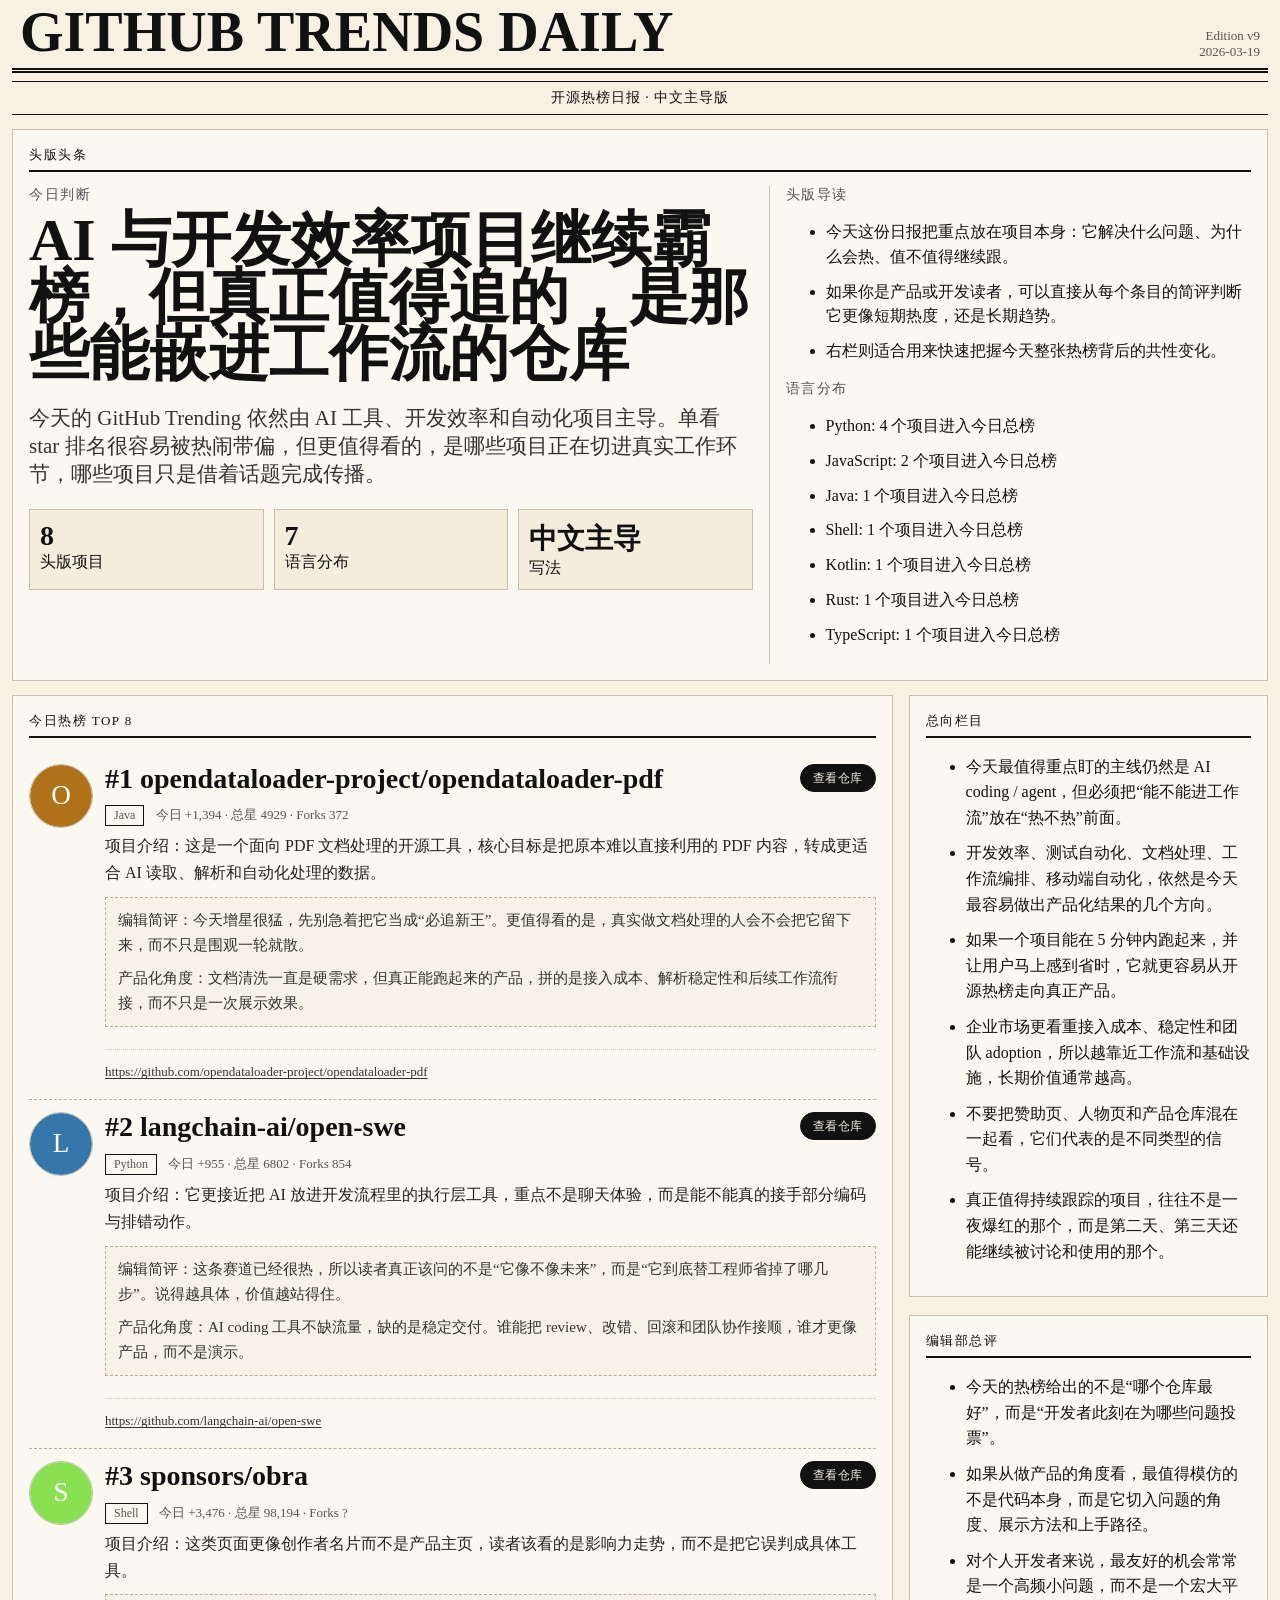
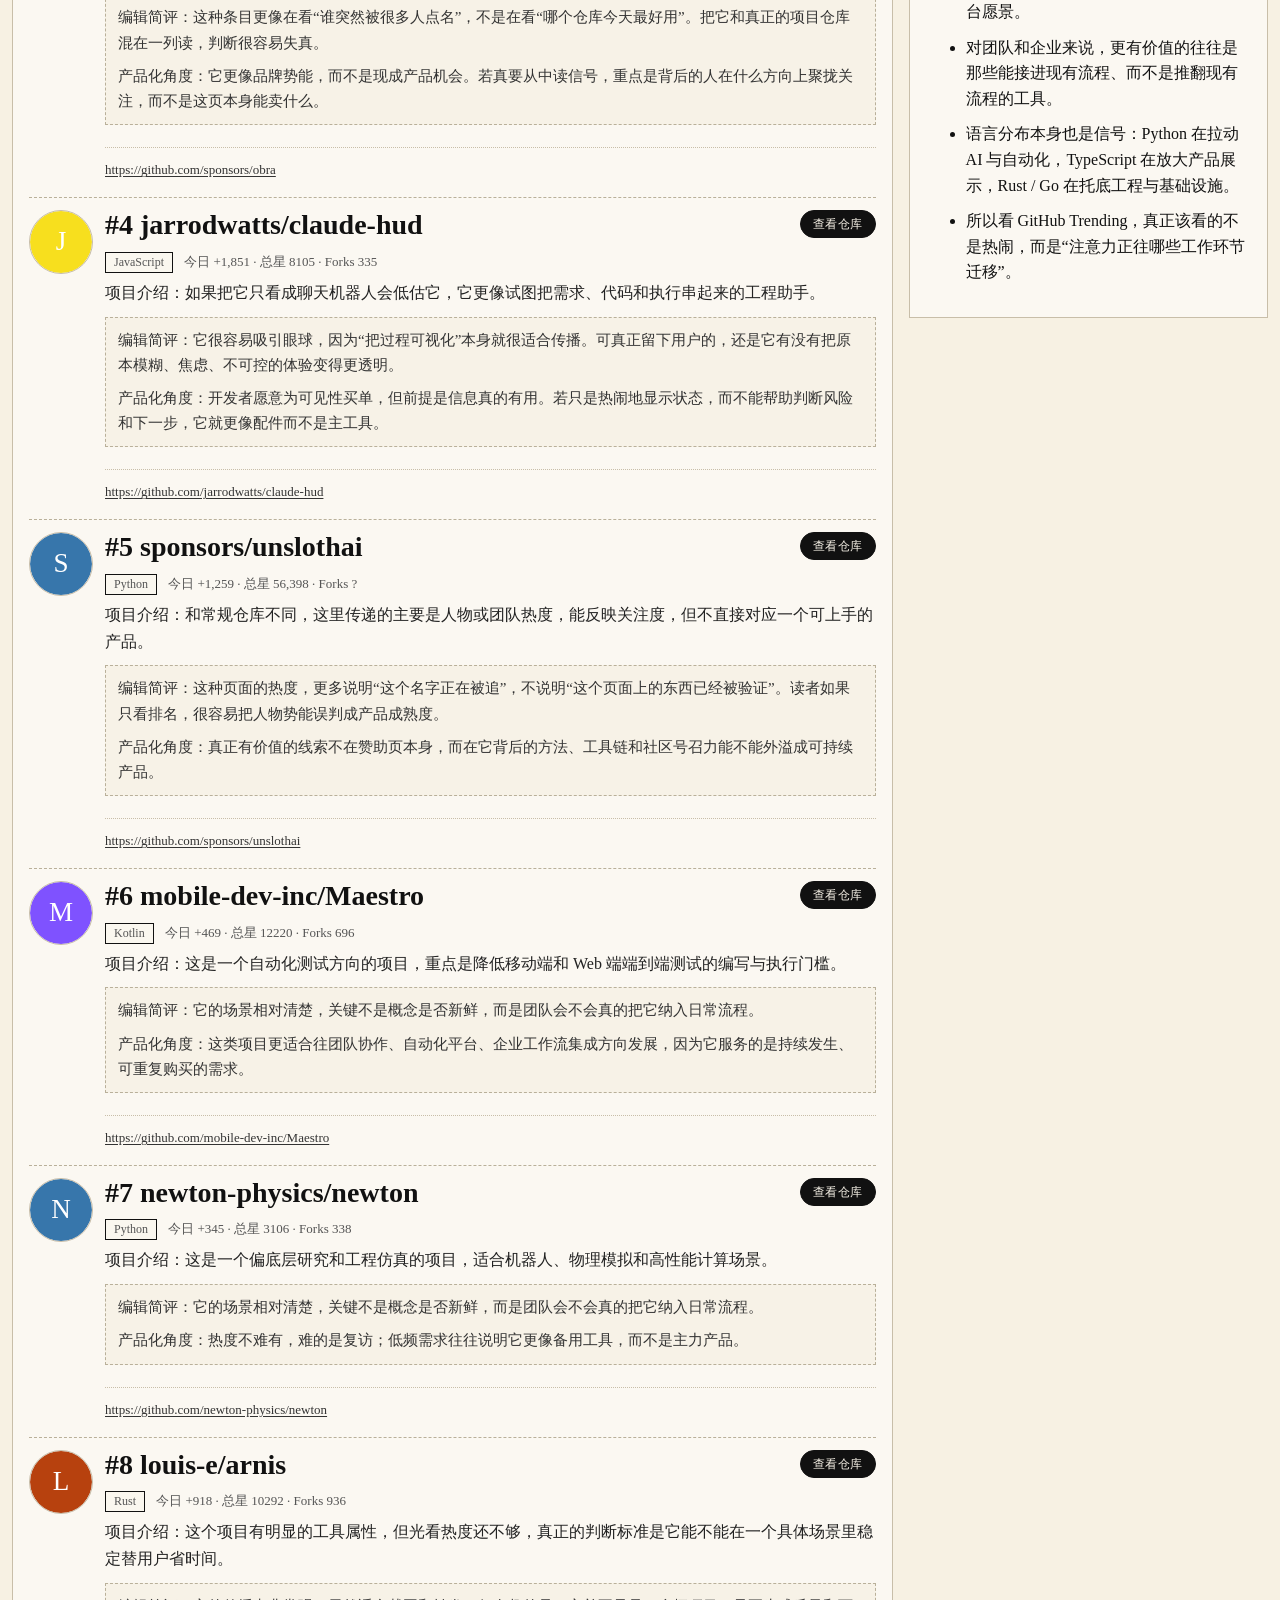
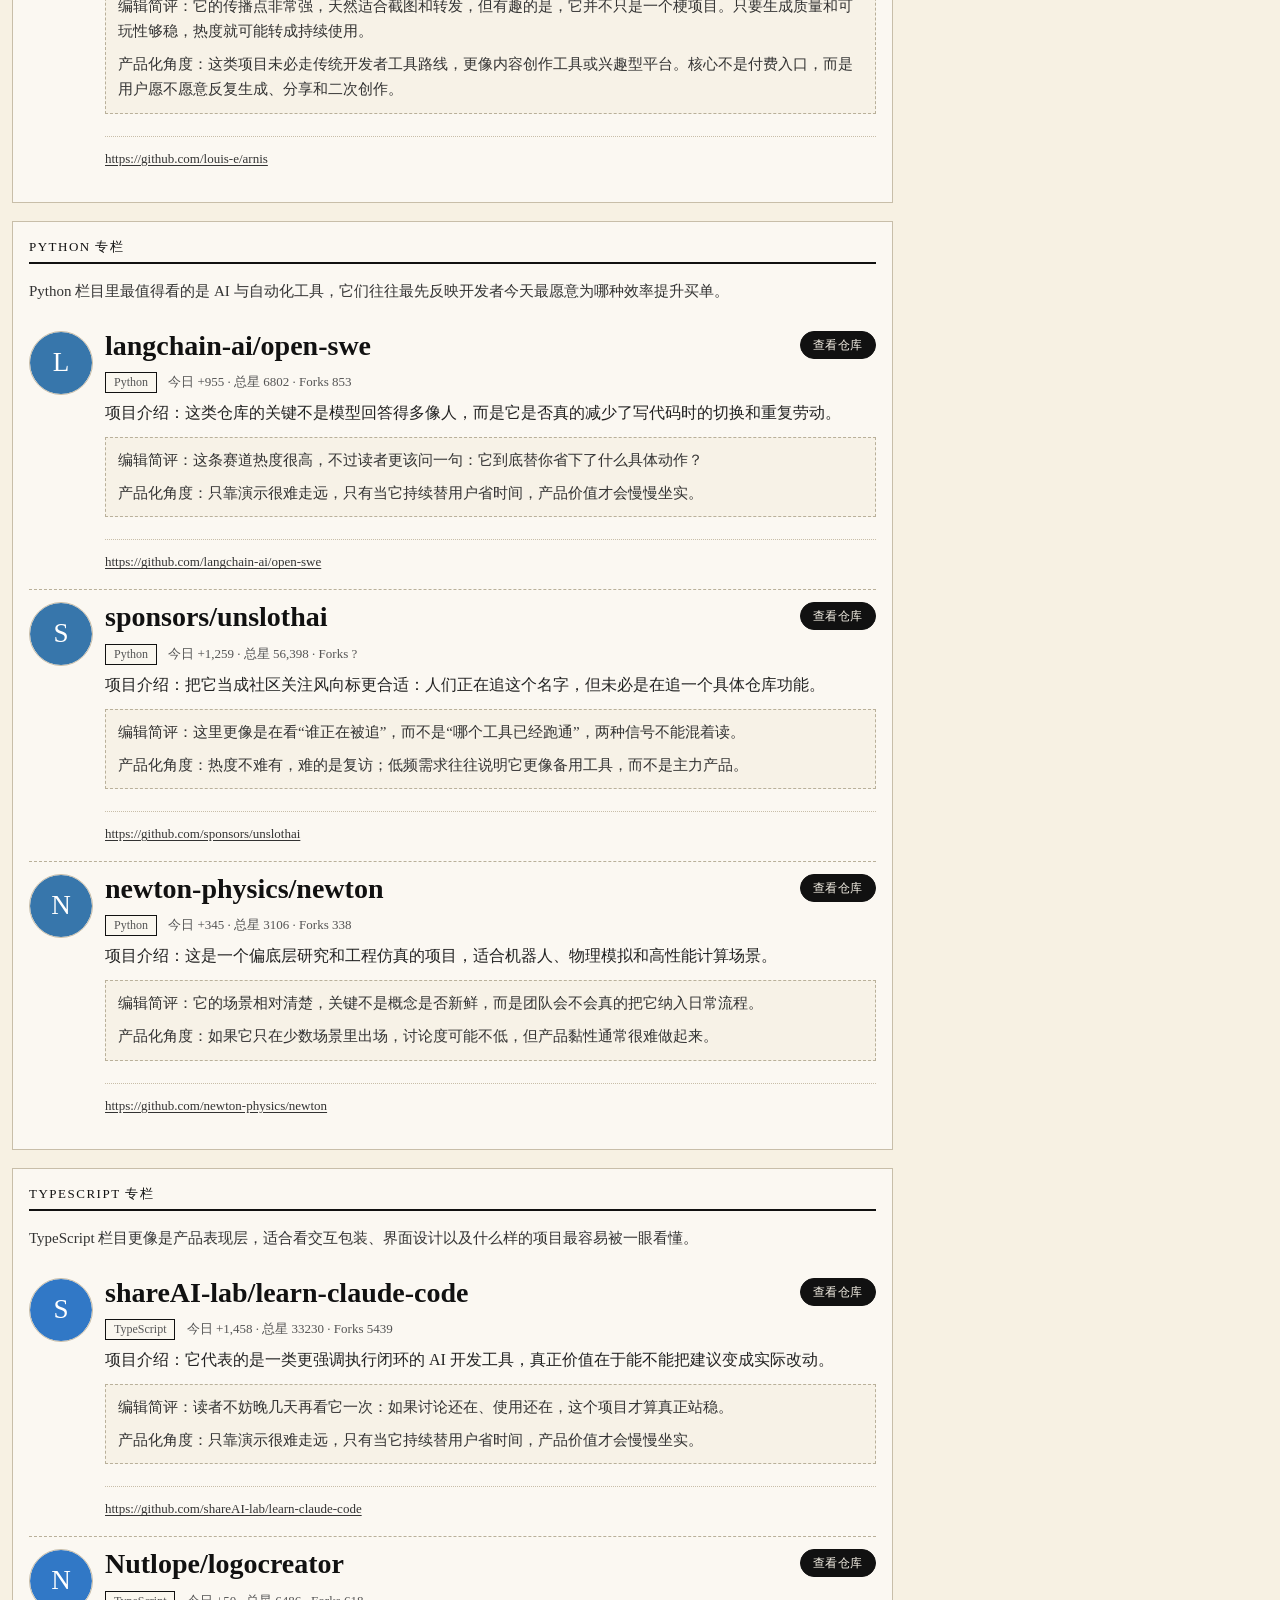
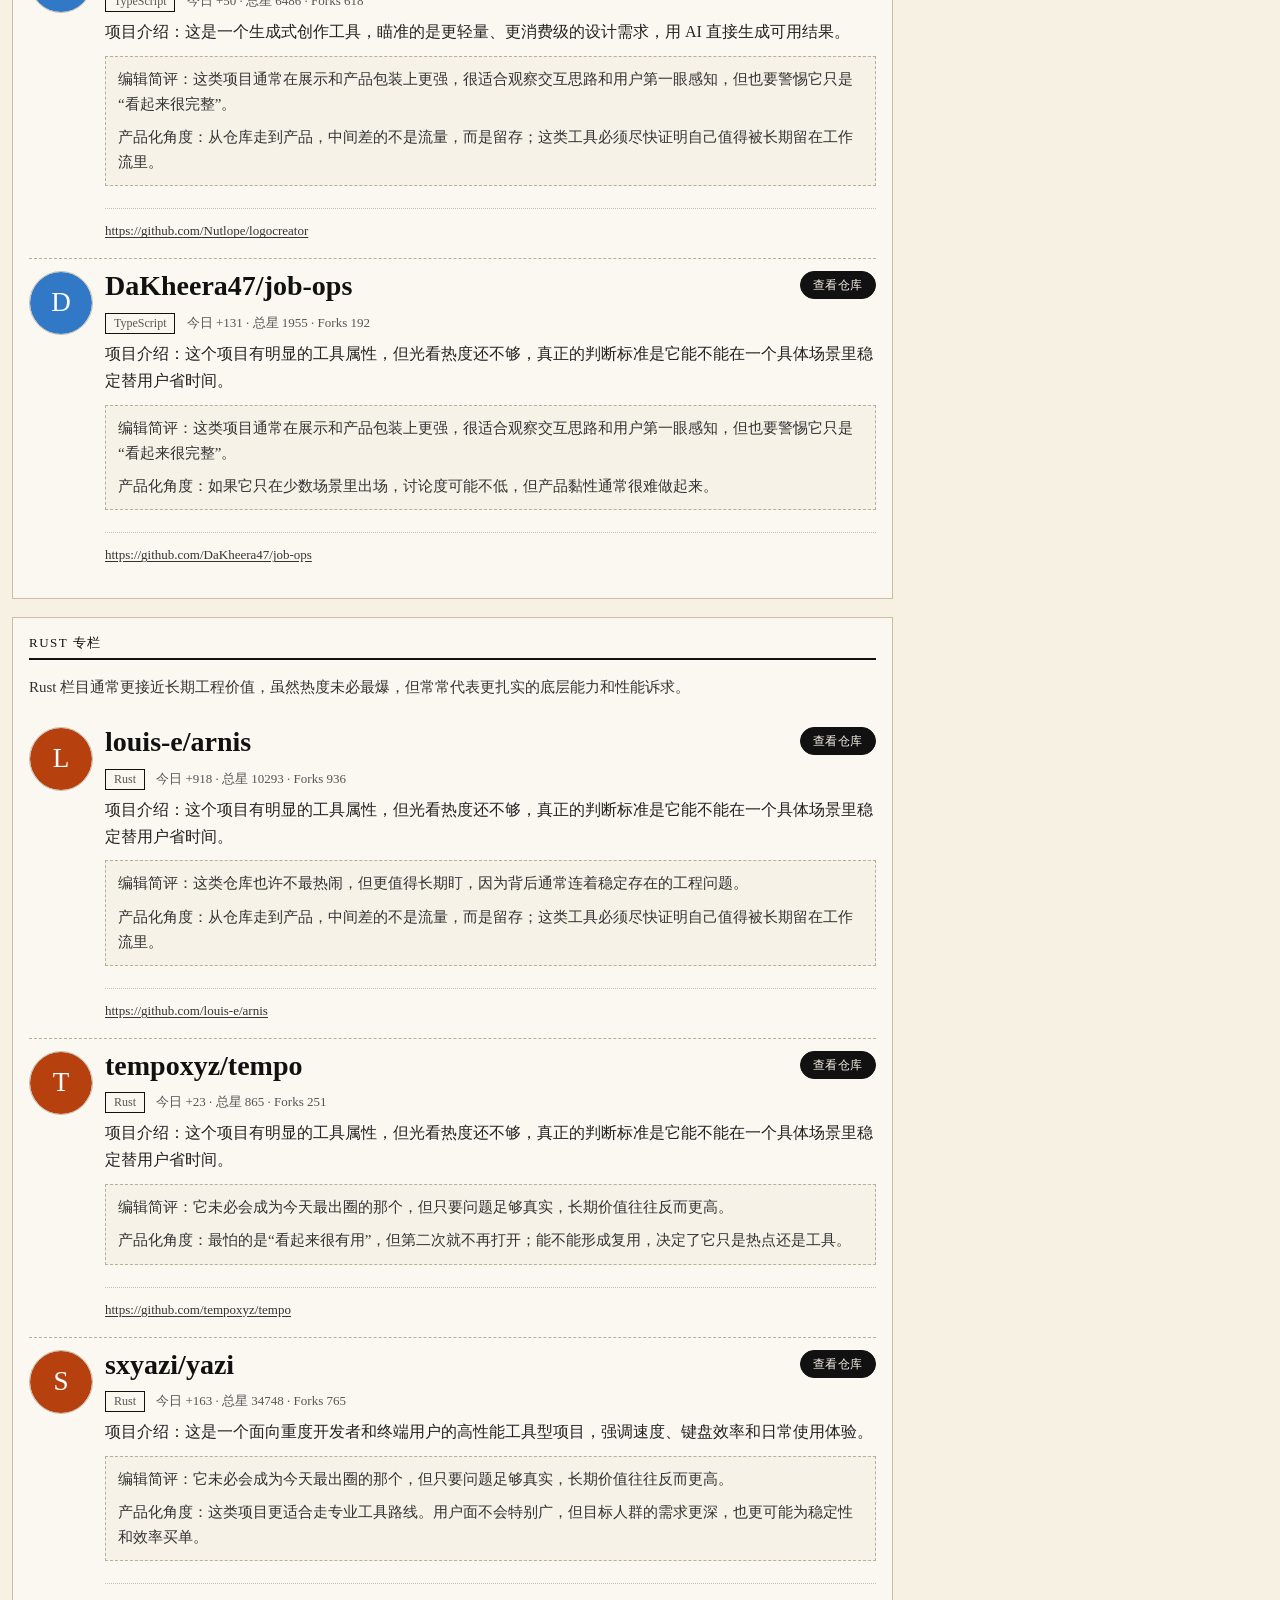
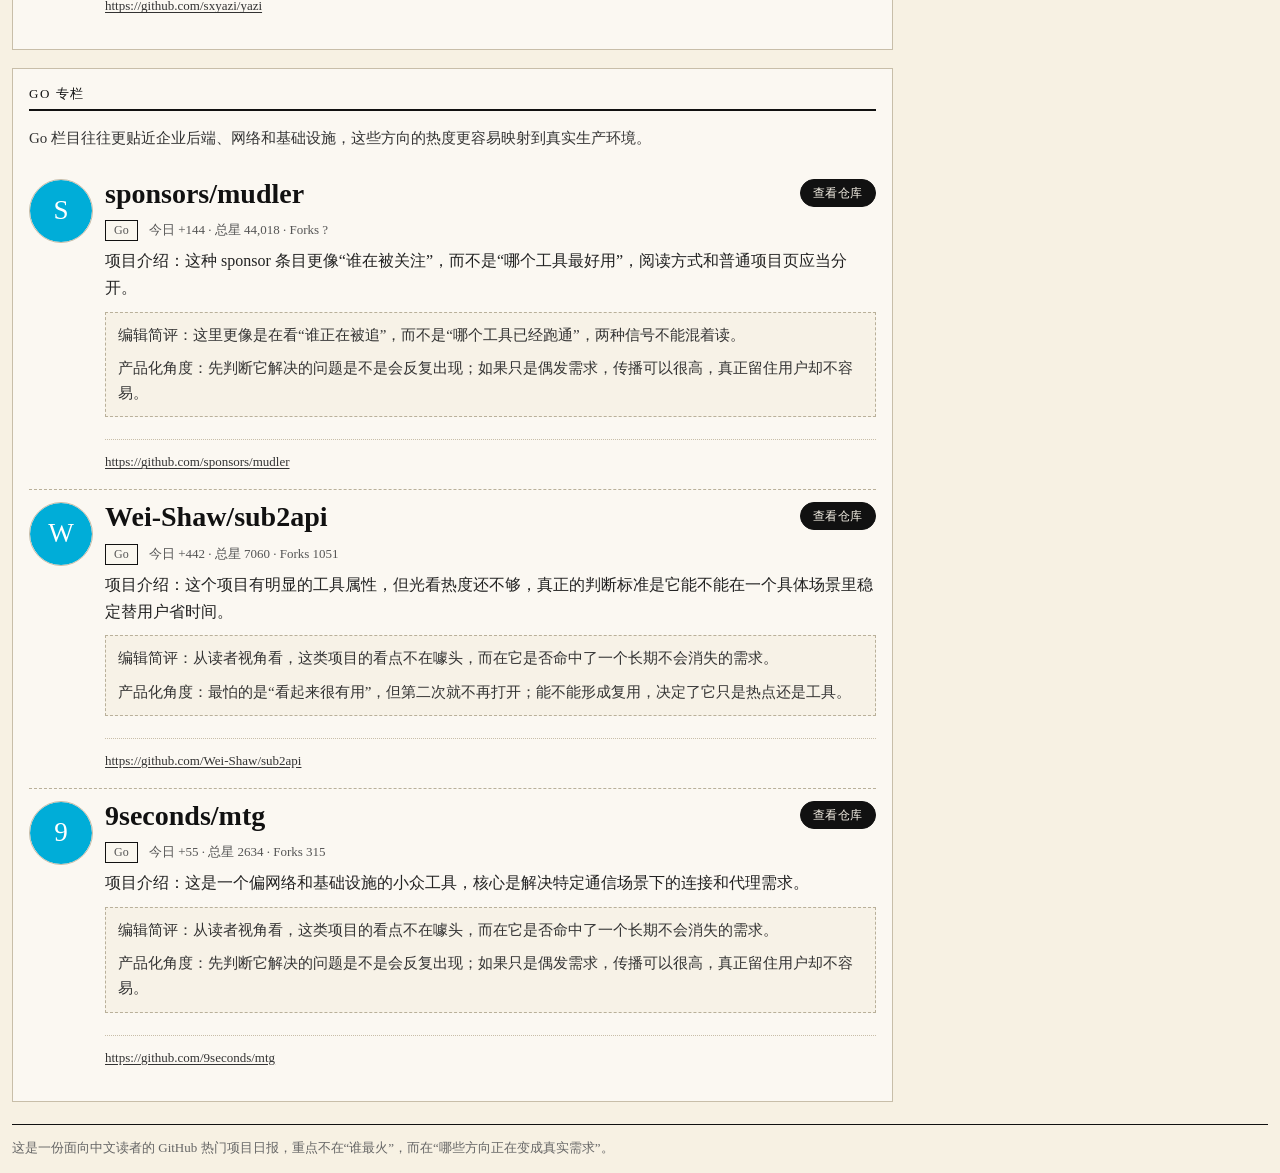
<file: index.html>
<!doctype html><html lang='zh-CN'><head><meta charset='utf-8'/><meta name='viewport' content='width=device-width, initial-scale=1'/><title>GitHub Trends Daily：2026-03-19 GitHub 热门项目日报</title><meta name='description' content='用中文快速读完今天 GitHub Trending：哪些项目真的值得跟、哪些只是热度信号，以及 AI、自动化、Rust、Go 等方向的变化。'/><meta name='robots' content='index,follow'/><meta property='og:title' content='GitHub Trends Daily：2026-03-19 GitHub 热门项目日报'/><meta property='og:description' content='中文读版 GitHub Trending，聚焦真正值得跟踪的热门项目与工程趋势。'/><meta property='og:type' content='website'/><meta property='og:locale' content='zh_CN'/><link rel='canonical' href='https://link7771.github.io/github-trends-daily/'/><script type='application/ld+json'>{"@context":"https://schema.org","@type":"NewsArticle","headline":"GitHub Trends Daily：2026-03-19 GitHub 热门项目日报","description":"用中文快速读完今天 GitHub Trending：哪些项目真的值得跟、哪些只是热度信号，以及 AI、自动化、Rust、Go 等方向的变化。","datePublished":"2026-03-19","dateModified":"2026-03-19","inLanguage":"zh-CN","mainEntityOfPage":"https://link7771.github.io/github-trends-daily/"}</script><link rel='stylesheet' href='./assets/styles.css'/></head><body><div class='wrap'><a class='skip-link' href='#main-content'>跳到正文</a><div class='top'><div class='brand'>GitHub Trends Daily</div><div class='edition'>Edition v9<br>2026-03-19</div></div><div class='sub'>开源热榜日报 · 中文主导版</div><section class='hero'><div class='section'>头版头条</div><div class='hero-grid'><div><div class='hero-kicker'>今日判断</div><h1>AI 与开发效率项目继续霸榜，但真正值得追的，是那些能嵌进工作流的仓库</h1><p>今天的 GitHub Trending 依然由 AI 工具、开发效率和自动化项目主导。单看 star 排名很容易被热闹带偏，但更值得看的，是哪些项目正在切进真实工作环节，哪些项目只是借着话题完成传播。</p><div class='statbox'><div class='stat'><strong>8</strong>头版项目</div><div class='stat'><strong>7</strong>语言分布</div><div class='stat'><strong>中文主导</strong>写法</div></div></div><div class='hero-side'><div class='hero-kicker'>头版导读</div><ul class='hero-list'><li>今天这份日报把重点放在项目本身：它解决什么问题、为什么会热、值不值得继续跟。</li><li>如果你是产品或开发读者，可以直接从每个条目的简评判断它更像短期热度，还是长期趋势。</li><li>右栏则适合用来快速把握今天整张热榜背后的共性变化。</li></ul><div class='hero-kicker' style='margin-top:14px;'>语言分布</div><ul class='hero-list'><li>Python: 4 个项目进入今日总榜</li><li>JavaScript: 2 个项目进入今日总榜</li><li>Java: 1 个项目进入今日总榜</li><li>Shell: 1 个项目进入今日总榜</li><li>Kotlin: 1 个项目进入今日总榜</li><li>Rust: 1 个项目进入今日总榜</li><li>TypeScript: 1 个项目进入今日总榜</li></ul></div></div></section><div class='grid'><main class='leftcol' id='main-content'><section class='panel'><div class='section'>今日热榜 Top 8</div><article class='repo'><div><img class='avatar' src='[data-uri]' alt='opendataloader-project/opendataloader-pdf'></div><div class='repo-main'><div class='repo-head'><h3 class='title'>#1 opendataloader-project/opendataloader-pdf</h3><a class='detail-btn' href='https://github.com/opendataloader-project/opendataloader-pdf' target='_blank' rel='noopener noreferrer' aria-label='查看 opendataloader-project/opendataloader-pdf 的 GitHub 仓库详情'>查看仓库</a></div><div class='meta'><span class='tag'>Java</span> 今日 +1,394 · 总星 4929 · Forks 372</div><div class='introline'>项目介绍：这是一个面向 PDF 文档处理的开源工具，核心目标是把原本难以直接利用的 PDF 内容，转成更适合 AI 读取、解析和自动化处理的数据。</div><div class='commentary'><p>编辑简评：今天增星很猛，先别急着把它当成“必追新王”。更值得看的是，真实做文档处理的人会不会把它留下来，而不只是围观一轮就散。</p><p>产品化角度：文档清洗一直是硬需求，但真正能跑起来的产品，拼的是接入成本、解析稳定性和后续工作流衔接，而不只是一次展示效果。</p></div><div class='meta repo-link'><a href='https://github.com/opendataloader-project/opendataloader-pdf' target='_blank'>https://github.com/opendataloader-project/opendataloader-pdf</a></div></div></article><article class='repo'><div><img class='avatar' src='[data-uri]' alt='langchain-ai/open-swe'></div><div class='repo-main'><div class='repo-head'><h3 class='title'>#2 langchain-ai/open-swe</h3><a class='detail-btn' href='https://github.com/langchain-ai/open-swe' target='_blank' rel='noopener noreferrer'>查看仓库</a></div><div class='meta'><span class='tag'>Python</span> 今日 +955 · 总星 6802 · Forks 854</div><div class='introline'>项目介绍：它更接近把 AI 放进开发流程里的执行层工具，重点不是聊天体验，而是能不能真的接手部分编码与排错动作。</div><div class='commentary'><p>编辑简评：这条赛道已经很热，所以读者真正该问的不是“它像不像未来”，而是“它到底替工程师省掉了哪几步”。说得越具体，价值越站得住。</p><p>产品化角度：AI coding 工具不缺流量，缺的是稳定交付。谁能把 review、改错、回滚和团队协作接顺，谁才更像产品，而不是演示。</p></div><div class='meta repo-link'><a href='https://github.com/langchain-ai/open-swe' target='_blank'>https://github.com/langchain-ai/open-swe</a></div></div></article><article class='repo'><div><img class='avatar' src='[data-uri]' alt='sponsors/obra'></div><div class='repo-main'><div class='repo-head'><h3 class='title'>#3 sponsors/obra</h3><a class='detail-btn' href='https://github.com/sponsors/obra' target='_blank' rel='noopener noreferrer'>查看仓库</a></div><div class='meta'><span class='tag'>Shell</span> 今日 +3,476 · 总星 98,194 · Forks ?</div><div class='introline'>项目介绍：这类页面更像创作者名片而不是产品主页，读者该看的是影响力走势，而不是把它误判成具体工具。</div><div class='commentary'><p>编辑简评：这种条目更像在看“谁突然被很多人点名”，不是在看“哪个仓库今天最好用”。把它和真正的项目仓库混在一列读，判断很容易失真。</p><p>产品化角度：它更像品牌势能，而不是现成产品机会。若真要从中读信号，重点是背后的人在什么方向上聚拢关注，而不是这页本身能卖什么。</p></div><div class='meta repo-link'><a href='https://github.com/sponsors/obra' target='_blank'>https://github.com/sponsors/obra</a></div></div></article><article class='repo'><div><img class='avatar' src='[data-uri]' alt='jarrodwatts/claude-hud'></div><div class='repo-main'><div class='repo-head'><h3 class='title'>#4 jarrodwatts/claude-hud</h3><a class='detail-btn' href='https://github.com/jarrodwatts/claude-hud' target='_blank' rel='noopener noreferrer'>查看仓库</a></div><div class='meta'><span class='tag'>JavaScript</span> 今日 +1,851 · 总星 8105 · Forks 335</div><div class='introline'>项目介绍：如果把它只看成聊天机器人会低估它，它更像试图把需求、代码和执行串起来的工程助手。</div><div class='commentary'><p>编辑简评：它很容易吸引眼球，因为“把过程可视化”本身就很适合传播。可真正留下用户的，还是它有没有把原本模糊、焦虑、不可控的体验变得更透明。</p><p>产品化角度：开发者愿意为可见性买单，但前提是信息真的有用。若只是热闹地显示状态，而不能帮助判断风险和下一步，它就更像配件而不是主工具。</p></div><div class='meta repo-link'><a href='https://github.com/jarrodwatts/claude-hud' target='_blank'>https://github.com/jarrodwatts/claude-hud</a></div></div></article><article class='repo'><div><img class='avatar' src='[data-uri]' alt='sponsors/unslothai'></div><div class='repo-main'><div class='repo-head'><h3 class='title'>#5 sponsors/unslothai</h3><a class='detail-btn' href='https://github.com/sponsors/unslothai' target='_blank' rel='noopener noreferrer'>查看仓库</a></div><div class='meta'><span class='tag'>Python</span> 今日 +1,259 · 总星 56,398 · Forks ?</div><div class='introline'>项目介绍：和常规仓库不同，这里传递的主要是人物或团队热度，能反映关注度，但不直接对应一个可上手的产品。</div><div class='commentary'><p>编辑简评：这种页面的热度，更多说明“这个名字正在被追”，不说明“这个页面上的东西已经被验证”。读者如果只看排名，很容易把人物势能误判成产品成熟度。</p><p>产品化角度：真正有价值的线索不在赞助页本身，而在它背后的方法、工具链和社区号召力能不能外溢成可持续产品。</p></div><div class='meta repo-link'><a href='https://github.com/sponsors/unslothai' target='_blank'>https://github.com/sponsors/unslothai</a></div></div></article><article class='repo'><div><img class='avatar' src='[data-uri]' alt='mobile-dev-inc/Maestro'></div><div class='repo-main'><div class='repo-head'><h3 class='title'>#6 mobile-dev-inc/Maestro</h3><a class='detail-btn' href='https://github.com/mobile-dev-inc/Maestro' target='_blank' rel='noopener noreferrer'>查看仓库</a></div><div class='meta'><span class='tag'>Kotlin</span> 今日 +469 · 总星 12220 · Forks 696</div><div class='introline'>项目介绍：这是一个自动化测试方向的项目，重点是降低移动端和 Web 端端到端测试的编写与执行门槛。</div><div class='commentary'><p>编辑简评：它的场景相对清楚，关键不是概念是否新鲜，而是团队会不会真的把它纳入日常流程。</p><p>产品化角度：这类项目更适合往团队协作、自动化平台、企业工作流集成方向发展，因为它服务的是持续发生、可重复购买的需求。</p></div><div class='meta repo-link'><a href='https://github.com/mobile-dev-inc/Maestro' target='_blank'>https://github.com/mobile-dev-inc/Maestro</a></div></div></article><article class='repo'><div><img class='avatar' src='[data-uri]' alt='newton-physics/newton'></div><div class='repo-main'><div class='repo-head'><h3 class='title'>#7 newton-physics/newton</h3><a class='detail-btn' href='https://github.com/newton-physics/newton' target='_blank' rel='noopener noreferrer'>查看仓库</a></div><div class='meta'><span class='tag'>Python</span> 今日 +345 · 总星 3106 · Forks 338</div><div class='introline'>项目介绍：这是一个偏底层研究和工程仿真的项目，适合机器人、物理模拟和高性能计算场景。</div><div class='commentary'><p>编辑简评：它的场景相对清楚，关键不是概念是否新鲜，而是团队会不会真的把它纳入日常流程。</p><p>产品化角度：热度不难有，难的是复访；低频需求往往说明它更像备用工具，而不是主力产品。</p></div><div class='meta repo-link'><a href='https://github.com/newton-physics/newton' target='_blank'>https://github.com/newton-physics/newton</a></div></div></article><article class='repo'><div><img class='avatar' src='[data-uri]' alt='louis-e/arnis'></div><div class='repo-main'><div class='repo-head'><h3 class='title'>#8 louis-e/arnis</h3><a class='detail-btn' href='https://github.com/louis-e/arnis' target='_blank' rel='noopener noreferrer'>查看仓库</a></div><div class='meta'><span class='tag'>Rust</span> 今日 +918 · 总星 10292 · Forks 936</div><div class='introline'>项目介绍：这个项目有明显的工具属性，但光看热度还不够，真正的判断标准是它能不能在一个具体场景里稳定替用户省时间。</div><div class='commentary'><p>编辑简评：它的传播点非常强，天然适合截图和转发，但有趣的是，它并不只是一个梗项目。只要生成质量和可玩性够稳，热度就可能转成持续使用。</p><p>产品化角度：这类项目未必走传统开发者工具路线，更像内容创作工具或兴趣型平台。核心不是付费入口，而是用户愿不愿意反复生成、分享和二次创作。</p></div><div class='meta repo-link'><a href='https://github.com/louis-e/arnis' target='_blank'>https://github.com/louis-e/arnis</a></div></div></article></section><section class='panel'><div class='section'>PYTHON 专栏</div><p class='mini'>Python 栏目里最值得看的是 AI 与自动化工具，它们往往最先反映开发者今天最愿意为哪种效率提升买单。</p><article class='repo'><div><img class='avatar' src='[data-uri]' alt='langchain-ai/open-swe'></div><div class='repo-main'><div class='repo-head'><h3 class='title'>langchain-ai/open-swe</h3><a class='detail-btn' href='https://github.com/langchain-ai/open-swe' target='_blank' rel='noopener noreferrer'>查看仓库</a></div><div class='meta'><span class='tag'>Python</span> 今日 +955 · 总星 6802 · Forks 853</div><div class='introline'>项目介绍：这类仓库的关键不是模型回答得多像人，而是它是否真的减少了写代码时的切换和重复劳动。</div><div class='commentary'><p>编辑简评：这条赛道热度很高，不过读者更该问一句：它到底替你省下了什么具体动作？</p><p>产品化角度：只靠演示很难走远，只有当它持续替用户省时间，产品价值才会慢慢坐实。</p></div><div class='meta repo-link'><a href='https://github.com/langchain-ai/open-swe' target='_blank'>https://github.com/langchain-ai/open-swe</a></div></div></article><article class='repo'><div><img class='avatar' src='[data-uri]' alt='sponsors/unslothai'></div><div class='repo-main'><div class='repo-head'><h3 class='title'>sponsors/unslothai</h3><a class='detail-btn' href='https://github.com/sponsors/unslothai' target='_blank' rel='noopener noreferrer'>查看仓库</a></div><div class='meta'><span class='tag'>Python</span> 今日 +1,259 · 总星 56,398 · Forks ?</div><div class='introline'>项目介绍：把它当成社区关注风向标更合适：人们正在追这个名字，但未必是在追一个具体仓库功能。</div><div class='commentary'><p>编辑简评：这里更像是在看“谁正在被追”，而不是“哪个工具已经跑通”，两种信号不能混着读。</p><p>产品化角度：热度不难有，难的是复访；低频需求往往说明它更像备用工具，而不是主力产品。</p></div><div class='meta repo-link'><a href='https://github.com/sponsors/unslothai' target='_blank'>https://github.com/sponsors/unslothai</a></div></div></article><article class='repo'><div><img class='avatar' src='[data-uri]' alt='newton-physics/newton'></div><div class='repo-main'><div class='repo-head'><h3 class='title'>newton-physics/newton</h3><a class='detail-btn' href='https://github.com/newton-physics/newton' target='_blank' rel='noopener noreferrer'>查看仓库</a></div><div class='meta'><span class='tag'>Python</span> 今日 +345 · 总星 3106 · Forks 338</div><div class='introline'>项目介绍：这是一个偏底层研究和工程仿真的项目，适合机器人、物理模拟和高性能计算场景。</div><div class='commentary'><p>编辑简评：它的场景相对清楚，关键不是概念是否新鲜，而是团队会不会真的把它纳入日常流程。</p><p>产品化角度：如果它只在少数场景里出场，讨论度可能不低，但产品黏性通常很难做起来。</p></div><div class='meta repo-link'><a href='https://github.com/newton-physics/newton' target='_blank'>https://github.com/newton-physics/newton</a></div></div></article></section><section class='panel'><div class='section'>TYPESCRIPT 专栏</div><p class='mini'>TypeScript 栏目更像是产品表现层，适合看交互包装、界面设计以及什么样的项目最容易被一眼看懂。</p><article class='repo'><div><img class='avatar' src='[data-uri]' alt='shareAI-lab/learn-claude-code'></div><div class='repo-main'><div class='repo-head'><h3 class='title'>shareAI-lab/learn-claude-code</h3><a class='detail-btn' href='https://github.com/shareAI-lab/learn-claude-code' target='_blank' rel='noopener noreferrer'>查看仓库</a></div><div class='meta'><span class='tag'>TypeScript</span> 今日 +1,458 · 总星 33230 · Forks 5439</div><div class='introline'>项目介绍：它代表的是一类更强调执行闭环的 AI 开发工具，真正价值在于能不能把建议变成实际改动。</div><div class='commentary'><p>编辑简评：读者不妨晚几天再看它一次：如果讨论还在、使用还在，这个项目才算真正站稳。</p><p>产品化角度：只靠演示很难走远，只有当它持续替用户省时间，产品价值才会慢慢坐实。</p></div><div class='meta repo-link'><a href='https://github.com/shareAI-lab/learn-claude-code' target='_blank'>https://github.com/shareAI-lab/learn-claude-code</a></div></div></article><article class='repo'><div><img class='avatar' src='[data-uri]' alt='Nutlope/logocreator'></div><div class='repo-main'><div class='repo-head'><h3 class='title'>Nutlope/logocreator</h3><a class='detail-btn' href='https://github.com/Nutlope/logocreator' target='_blank' rel='noopener noreferrer'>查看仓库</a></div><div class='meta'><span class='tag'>TypeScript</span> 今日 +50 · 总星 6486 · Forks 618</div><div class='introline'>项目介绍：这是一个生成式创作工具，瞄准的是更轻量、更消费级的设计需求，用 AI 直接生成可用结果。</div><div class='commentary'><p>编辑简评：这类项目通常在展示和产品包装上更强，很适合观察交互思路和用户第一眼感知，但也要警惕它只是“看起来很完整”。</p><p>产品化角度：从仓库走到产品，中间差的不是流量，而是留存；这类工具必须尽快证明自己值得被长期留在工作流里。</p></div><div class='meta repo-link'><a href='https://github.com/Nutlope/logocreator' target='_blank'>https://github.com/Nutlope/logocreator</a></div></div></article><article class='repo'><div><img class='avatar' src='[data-uri]' alt='DaKheera47/job-ops'></div><div class='repo-main'><div class='repo-head'><h3 class='title'>DaKheera47/job-ops</h3><a class='detail-btn' href='https://github.com/DaKheera47/job-ops' target='_blank' rel='noopener noreferrer'>查看仓库</a></div><div class='meta'><span class='tag'>TypeScript</span> 今日 +131 · 总星 1955 · Forks 192</div><div class='introline'>项目介绍：这个项目有明显的工具属性，但光看热度还不够，真正的判断标准是它能不能在一个具体场景里稳定替用户省时间。</div><div class='commentary'><p>编辑简评：这类项目通常在展示和产品包装上更强，很适合观察交互思路和用户第一眼感知，但也要警惕它只是“看起来很完整”。</p><p>产品化角度：如果它只在少数场景里出场，讨论度可能不低，但产品黏性通常很难做起来。</p></div><div class='meta repo-link'><a href='https://github.com/DaKheera47/job-ops' target='_blank'>https://github.com/DaKheera47/job-ops</a></div></div></article></section><section class='panel'><div class='section'>RUST 专栏</div><p class='mini'>Rust 栏目通常更接近长期工程价值，虽然热度未必最爆，但常常代表更扎实的底层能力和性能诉求。</p><article class='repo'><div><img class='avatar' src='[data-uri]' alt='louis-e/arnis'></div><div class='repo-main'><div class='repo-head'><h3 class='title'>louis-e/arnis</h3><a class='detail-btn' href='https://github.com/louis-e/arnis' target='_blank' rel='noopener noreferrer'>查看仓库</a></div><div class='meta'><span class='tag'>Rust</span> 今日 +918 · 总星 10293 · Forks 936</div><div class='introline'>项目介绍：这个项目有明显的工具属性，但光看热度还不够，真正的判断标准是它能不能在一个具体场景里稳定替用户省时间。</div><div class='commentary'><p>编辑简评：这类仓库也许不最热闹，但更值得长期盯，因为背后通常连着稳定存在的工程问题。</p><p>产品化角度：从仓库走到产品，中间差的不是流量，而是留存；这类工具必须尽快证明自己值得被长期留在工作流里。</p></div><div class='meta repo-link'><a href='https://github.com/louis-e/arnis' target='_blank'>https://github.com/louis-e/arnis</a></div></div></article><article class='repo'><div><img class='avatar' src='[data-uri]' alt='tempoxyz/tempo'></div><div class='repo-main'><div class='repo-head'><h3 class='title'>tempoxyz/tempo</h3><a class='detail-btn' href='https://github.com/tempoxyz/tempo' target='_blank' rel='noopener noreferrer'>查看仓库</a></div><div class='meta'><span class='tag'>Rust</span> 今日 +23 · 总星 865 · Forks 251</div><div class='introline'>项目介绍：这个项目有明显的工具属性，但光看热度还不够，真正的判断标准是它能不能在一个具体场景里稳定替用户省时间。</div><div class='commentary'><p>编辑简评：它未必会成为今天最出圈的那个，但只要问题足够真实，长期价值往往反而更高。</p><p>产品化角度：最怕的是“看起来很有用”，但第二次就不再打开；能不能形成复用，决定了它只是热点还是工具。</p></div><div class='meta repo-link'><a href='https://github.com/tempoxyz/tempo' target='_blank'>https://github.com/tempoxyz/tempo</a></div></div></article><article class='repo'><div><img class='avatar' src='[data-uri]' alt='sxyazi/yazi'></div><div class='repo-main'><div class='repo-head'><h3 class='title'>sxyazi/yazi</h3><a class='detail-btn' href='https://github.com/sxyazi/yazi' target='_blank' rel='noopener noreferrer'>查看仓库</a></div><div class='meta'><span class='tag'>Rust</span> 今日 +163 · 总星 34748 · Forks 765</div><div class='introline'>项目介绍：这是一个面向重度开发者和终端用户的高性能工具型项目，强调速度、键盘效率和日常使用体验。</div><div class='commentary'><p>编辑简评：它未必会成为今天最出圈的那个，但只要问题足够真实，长期价值往往反而更高。</p><p>产品化角度：这类项目更适合走专业工具路线。用户面不会特别广，但目标人群的需求更深，也更可能为稳定性和效率买单。</p></div><div class='meta repo-link'><a href='https://github.com/sxyazi/yazi' target='_blank'>https://github.com/sxyazi/yazi</a></div></div></article></section><section class='panel'><div class='section'>GO 专栏</div><p class='mini'>Go 栏目往往更贴近企业后端、网络和基础设施，这些方向的热度更容易映射到真实生产环境。</p><article class='repo'><div><img class='avatar' src='[data-uri]' alt='sponsors/mudler'></div><div class='repo-main'><div class='repo-head'><h3 class='title'>sponsors/mudler</h3><a class='detail-btn' href='https://github.com/sponsors/mudler' target='_blank' rel='noopener noreferrer'>查看仓库</a></div><div class='meta'><span class='tag'>Go</span> 今日 +144 · 总星 44,018 · Forks ?</div><div class='introline'>项目介绍：这种 sponsor 条目更像“谁在被关注”，而不是“哪个工具最好用”，阅读方式和普通项目页应当分开。</div><div class='commentary'><p>编辑简评：这里更像是在看“谁正在被追”，而不是“哪个工具已经跑通”，两种信号不能混着读。</p><p>产品化角度：先判断它解决的问题是不是会反复出现；如果只是偶发需求，传播可以很高，真正留住用户却不容易。</p></div><div class='meta repo-link'><a href='https://github.com/sponsors/mudler' target='_blank'>https://github.com/sponsors/mudler</a></div></div></article><article class='repo'><div><img class='avatar' src='[data-uri]' alt='Wei-Shaw/sub2api'></div><div class='repo-main'><div class='repo-head'><h3 class='title'>Wei-Shaw/sub2api</h3><a class='detail-btn' href='https://github.com/Wei-Shaw/sub2api' target='_blank' rel='noopener noreferrer'>查看仓库</a></div><div class='meta'><span class='tag'>Go</span> 今日 +442 · 总星 7060 · Forks 1051</div><div class='introline'>项目介绍：这个项目有明显的工具属性，但光看热度还不够，真正的判断标准是它能不能在一个具体场景里稳定替用户省时间。</div><div class='commentary'><p>编辑简评：从读者视角看，这类项目的看点不在噱头，而在它是否命中了一个长期不会消失的需求。</p><p>产品化角度：最怕的是“看起来很有用”，但第二次就不再打开；能不能形成复用，决定了它只是热点还是工具。</p></div><div class='meta repo-link'><a href='https://github.com/Wei-Shaw/sub2api' target='_blank'>https://github.com/Wei-Shaw/sub2api</a></div></div></article><article class='repo'><div><img class='avatar' src='[data-uri]' alt='9seconds/mtg'></div><div class='repo-main'><div class='repo-head'><h3 class='title'>9seconds/mtg</h3><a class='detail-btn' href='https://github.com/9seconds/mtg' target='_blank' rel='noopener noreferrer'>查看仓库</a></div><div class='meta'><span class='tag'>Go</span> 今日 +55 · 总星 2634 · Forks 315</div><div class='introline'>项目介绍：这是一个偏网络和基础设施的小众工具，核心是解决特定通信场景下的连接和代理需求。</div><div class='commentary'><p>编辑简评：从读者视角看，这类项目的看点不在噱头，而在它是否命中了一个长期不会消失的需求。</p><p>产品化角度：先判断它解决的问题是不是会反复出现；如果只是偶发需求，传播可以很高，真正留住用户却不容易。</p></div><div class='meta repo-link'><a href='https://github.com/9seconds/mtg' target='_blank'>https://github.com/9seconds/mtg</a></div></div></article></section></main><aside class='rightcol' aria-label='补充观察与编辑总评'><section class='card'><div class='section'>总向栏目</div><ul class='small'><li>今天最值得重点盯的主线仍然是 AI coding / agent，但必须把“能不能进工作流”放在“热不热”前面。</li><li>开发效率、测试自动化、文档处理、工作流编排、移动端自动化，依然是今天最容易做出产品化结果的几个方向。</li><li>如果一个项目能在 5 分钟内跑起来，并让用户马上感到省时，它就更容易从开源热榜走向真正产品。</li><li>企业市场更看重接入成本、稳定性和团队 adoption，所以越靠近工作流和基础设施，长期价值通常越高。</li><li>不要把赞助页、人物页和产品仓库混在一起看，它们代表的是不同类型的信号。</li><li>真正值得持续跟踪的项目，往往不是一夜爆红的那个，而是第二天、第三天还能继续被讨论和使用的那个。</li></ul></section><section class='card'><div class='section'>编辑部总评</div><ul class='small'><li>今天的热榜给出的不是“哪个仓库最好”，而是“开发者此刻在为哪些问题投票”。</li><li>如果从做产品的角度看，最值得模仿的不是代码本身，而是它切入问题的角度、展示方法和上手路径。</li><li>对个人开发者来说，最友好的机会常常是一个高频小问题，而不是一个宏大平台愿景。</li><li>对团队和企业来说，更有价值的往往是那些能接进现有流程、而不是推翻现有流程的工具。</li><li>语言分布本身也是信号：Python 在拉动 AI 与自动化，TypeScript 在放大产品展示，Rust / Go 在托底工程与基础设施。</li><li>所以看 GitHub Trending，真正该看的不是热闹，而是“注意力正往哪些工作环节迁移”。</li></ul></section></aside></div><div class='footer'>这是一份面向中文读者的 GitHub 热门项目日报，重点不在“谁最火”，而在“哪些方向正在变成真实需求”。</div></div></body></html>
</file>
<file: assets/styles.css>
:root{--paper:#f7f1e3;--ink:#111;--muted:#555;--line:#c8bea9;}*{box-sizing:border-box}body{margin:0;background:var(--paper);color:var(--ink);font-family:Georgia,"Times New Roman",serif}.skip-link{position:absolute;left:12px;top:-40px;background:#111;color:#fff;padding:8px 12px;text-decoration:none;z-index:10}.skip-link:focus{top:12px}.wrap{width:min(1720px,calc(100vw - 4px));margin:0 auto;padding:4px 2px 16px}.top{display:flex;justify-content:space-between;align-items:end;border-bottom:5px double #111;padding:0 8px 8px;margin:0 8px}.brand{font-size:56px;font-weight:700;text-transform:uppercase;line-height:1}.edition{text-align:right;color:var(--muted);font-size:13px}.sub{margin:8px 8px 14px;padding:7px 0;border-top:1px solid #111;border-bottom:1px solid #111;text-align:center;text-transform:uppercase;letter-spacing:1px;font-size:14px}.hero,.panel,.card{border:1px solid var(--line);padding:16px;background:rgba(255,255,255,.56)}
.hero{margin:0 8px}.hero h1{font-size:60px;line-height:.95;margin:0 0 10px}.hero p{font-size:21px;color:#333}.section{font-size:13px;text-transform:uppercase;letter-spacing:1.5px;border-bottom:2px solid #111;padding-bottom:6px;margin-bottom:14px}.grid{display:grid;grid-template-columns:minmax(0,2.45fr) minmax(320px,1fr);gap:16px;margin:14px 8px 0;align-items:start}.leftcol,.rightcol{display:flex;flex-direction:column;gap:18px}.hero-grid{display:grid;grid-template-columns:1.5fr 1fr;gap:16px}.hero-side{border-left:1px solid var(--line);padding-left:16px}.hero-kicker{font-size:14px;text-transform:uppercase;letter-spacing:1.5px;color:#555;margin-bottom:8px}.hero-list li{margin-bottom:10px;line-height:1.55}.repo{display:grid;grid-template-columns:64px 1fr;gap:12px;padding:12px 0;border-bottom:1px dashed #b9b09a}.repo:last-child{border-bottom:none}.avatar{width:64px;height:64px;border-radius:50%;border:1px solid var(--line);object-fit:cover;background:#eee}.title{font-size:28px;line-height:1.05;margin:0 0 6px}.meta{font-size:13px;color:var(--muted);margin-bottom:7px}.introline{font-size:16px;line-height:1.68;color:#222;margin-top:6px}.commentary{margin-top:10px;padding:10px 12px;background:#f7f2e7;border:1px dashed #b9b09a}.commentary p{margin:0 0 8px;font-size:15px;line-height:1.68;color:#333}.commentary p:last-child{margin-bottom:0}.small li{margin-bottom:10px;line-height:1.6}.mini{font-size:15px;line-height:1.68;color:#333}.statbox{display:grid;grid-template-columns:repeat(3,1fr);gap:10px;margin-top:12px}.stat{border:1px solid var(--line);padding:10px;background:#f4ecdc}.stat strong{display:block;font-size:28px}.tag{display:inline-block;border:1px solid #111;padding:2px 8px;font-size:12px;margin-right:8px;background:#faf7ef}.footer{margin:22px 8px 0;padding-top:14px;border-top:1px solid #111;color:#666;font-size:13px}@media (max-width:1100px){.grid,.hero-grid,.repo,.statbox{grid-template-columns:1fr}.hero-side{border-left:none;padding-left:0;border-top:1px solid var(--line);padding-top:14px}.brand{font-size:40px}.hero h1{font-size:40px}}

.repo-head{display:flex;justify-content:space-between;align-items:flex-start;gap:14px;margin-bottom:6px}.repo-main{min-width:0;flex:1}.detail-btn{display:inline-flex;align-items:center;justify-content:center;padding:7px 12px;border:1px solid #111;background:#111;color:#f8f3e8;text-decoration:none;font-size:12px;letter-spacing:.5px;text-transform:uppercase;white-space:nowrap;font-family:Georgia,"Times New Roman",serif;line-height:1;border-radius:999px}.detail-btn:hover{background:#2b2b2b}.detail-btn:focus-visible{outline:2px solid #111;outline-offset:2px}.repo-link{margin-top:22px;padding-top:14px;border-top:1px dotted #c8bea9}.repo-link a{color:#333;text-decoration:underline;text-underline-offset:2px;word-break:break-all}.repo-link a:focus-visible{outline:2px solid #111;outline-offset:2px}
</file>
